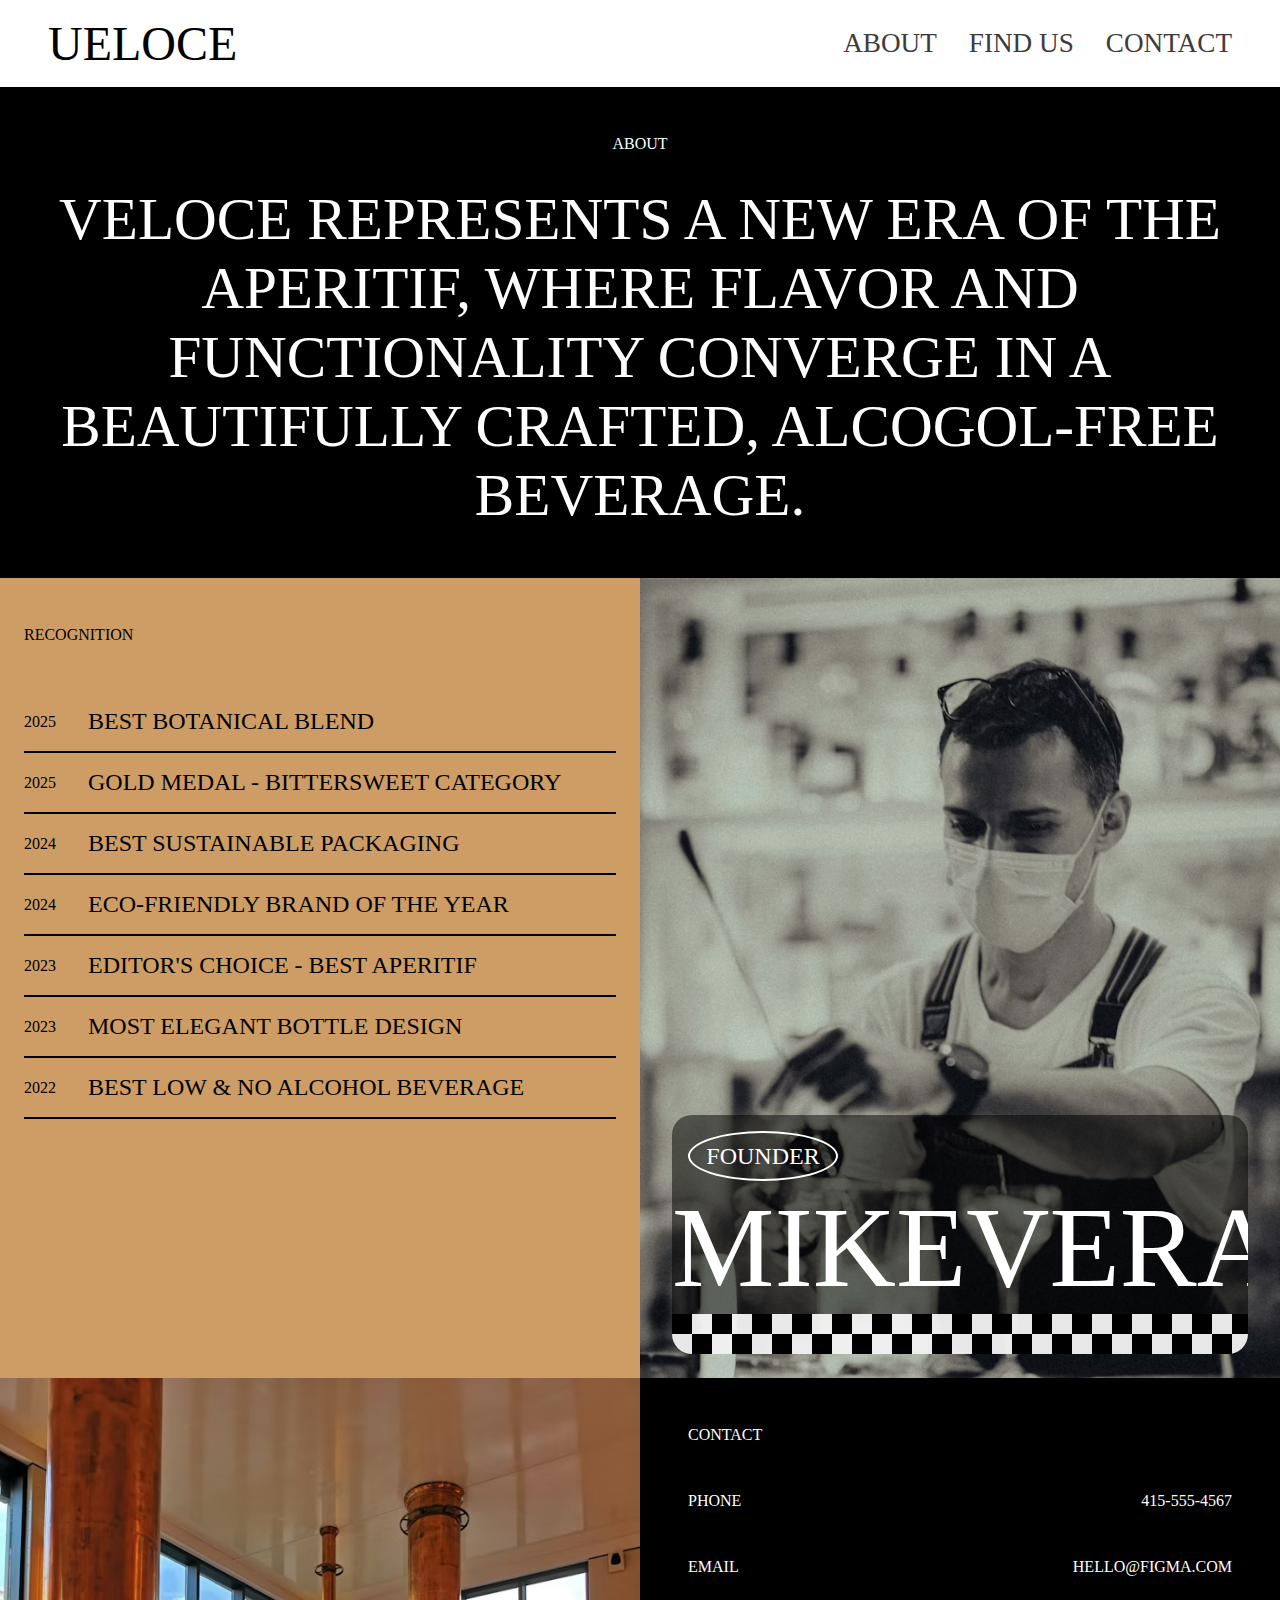
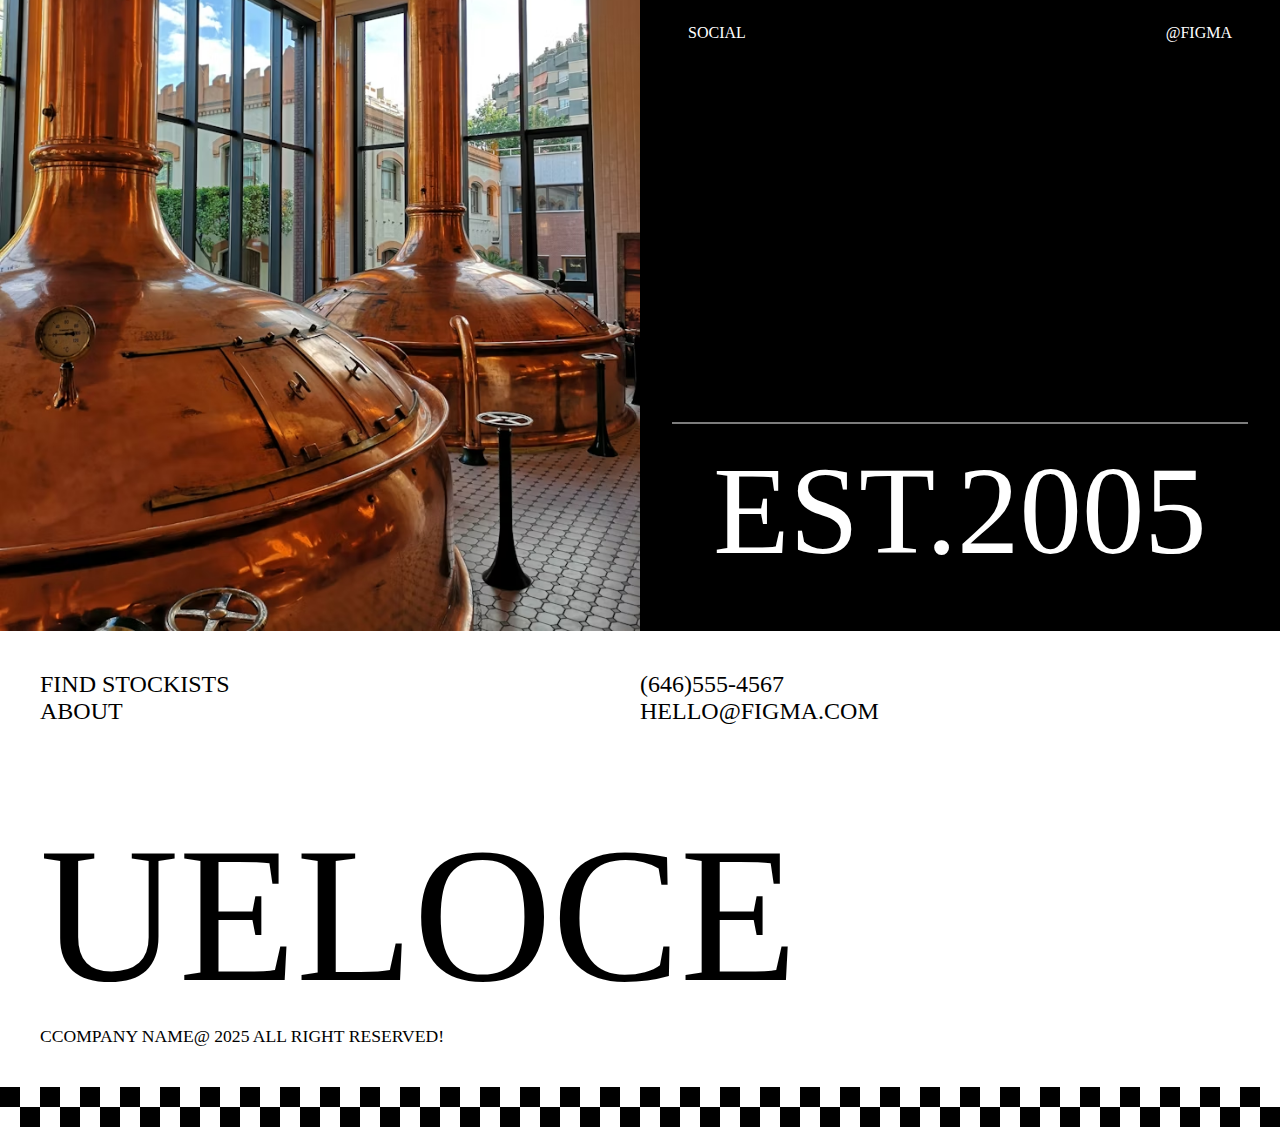
<file: About-page.html>
<!DOCTYPE html>
<html lang="en">

<head>
    <meta charset="UTF-8">
    <meta name="viewport" content="width=device-width, initial-scale=1.0">
    <title>About</title>
    <link rel="shortcut icon" href="/photo/logo2.png" type="image/x-icon">

    <link rel="stylesheet" href="About-page.css">
</head>

<body>
    <header id="about-page-top">
        <div class="head-con">
            <div class="head-wraps">
                <div class="bran-name size2">
                    <a href="index.html" class="fade" style="text-decoration:none;color:black;">Ueloce</a>
                </div>
                <div class="link">
                    <div class="link-btn">
                        <span class="fade" href="#about-page-top">about</span>
                    </div>
                    <div class="link-btn">
                        <a class="fade" href="find-us-page.html">find us</a>
                    </div>
                    <div class="link-btn">
                        <a class="fade" href="contact.html">contact</a>
                    </div>
                </div>
            </div>
        </div>
    </header>

    <main>
        <div class="main-about">
            <div class="about-head">
                about
            </div>
            <div class="about-info">
                veloce represents a new era of the aperitif, where flavor and functionality converge in a beautifully
                crafted, alcogol-free beverage.
            </div>
        </div>
    </main>

    <section>
        <div class="section-wrap1">
            <!-- <div class="wrap1-con"> -->
            <div class="recognition">
                <div class="reco-con">
                    <div class="head">recognition</div>
                    <div class="detail">
                        <div class="year">2025</div>
                        <div class="list">best botanical blend</div>
                    </div>
                    <div class="detail">
                        <div class="year">2025</div>
                        <div class="list">gold medal - bittersweet category</div>
                    </div>
                    <div class="detail">
                        <div class="year">2024</div>
                        <div class="list">best sustainable packaging</div>
                    </div>
                    <div class="detail">
                        <div class="year">2024</div>
                        <div class="list">eco-friendly brand of the year</div>
                    </div>
                    <div class="detail">
                        <div class="year">2023</div>
                        <div class="list">editor's choice - best aperitif</div>
                    </div>
                    <div class="detail">
                        <div class="year">2023</div>
                        <div class="list">most elegant bottle design</div>
                    </div>
                    <div class="detail">
                        <div class="year">2022</div>
                        <div class="list">best low & no alcohol beverage</div>
                    </div>
                </div>
            </div>
            <div class="bg">
                <!-- <img class="bg" src="/photo/barista.avif" alt=""> -->
                <div class="bg-con">
                    <div class="founder">founder</div>
                    <div class="name">mike<br class="hidding">vera</div>
                    <div class="line-brake"></div>
                </div>
            </div>
            <!-- </div> -->
        </div>
        <div class="section-wrap2">
            <div class="img">
                <img src="./photo/machine.avif" alt="">
            </div>
            <div class="est">
                <div class="est-con">
                    <div class="con-detail">
                        <div class="head">contact</div>
                        <div class="info">
                            <div class="text">phone</div>
                            <div class="detail">415-555-4567</div>
                        </div>
                        <div class="info">
                            <div class="text">email</div>
                            <div class="detail">hello@figma.com</div>
                        </div>
                        <div class="info">
                            <div class="text">social</div>
                            <div class="detail">@figma</div>
                        </div>
                    </div>
                    <div class="end">est.2005</div>
                </div>
            </div>
        </div>
    </section>

    <footer>
        <div class="footer-con">
            <div class="more-info-wrap">
                <div class="link">
                    <div class="link-btn"><a href="find-us-page.html" class="size4 fade">find stockists</a></div>
                    <div class="link-btn"><a href="About-page.html" class="size4 fade">about</a></div>
                </div>
                <div class="contact">
                    <p class="size4 ">(646)555-4567</p>
                    <p class="size4 ">hello@figma.com</p>
                </div>
            </div>
            <div class="bran-name">
                <a href="Home-Page.html">Ueloce</a>
            </div>
            <div class="copyright size5">ccompany name@ 2025 all right reserved!</div>
        </div>
        <div class="line-brake"></div>
    </footer>
</body>

</html>
</file>
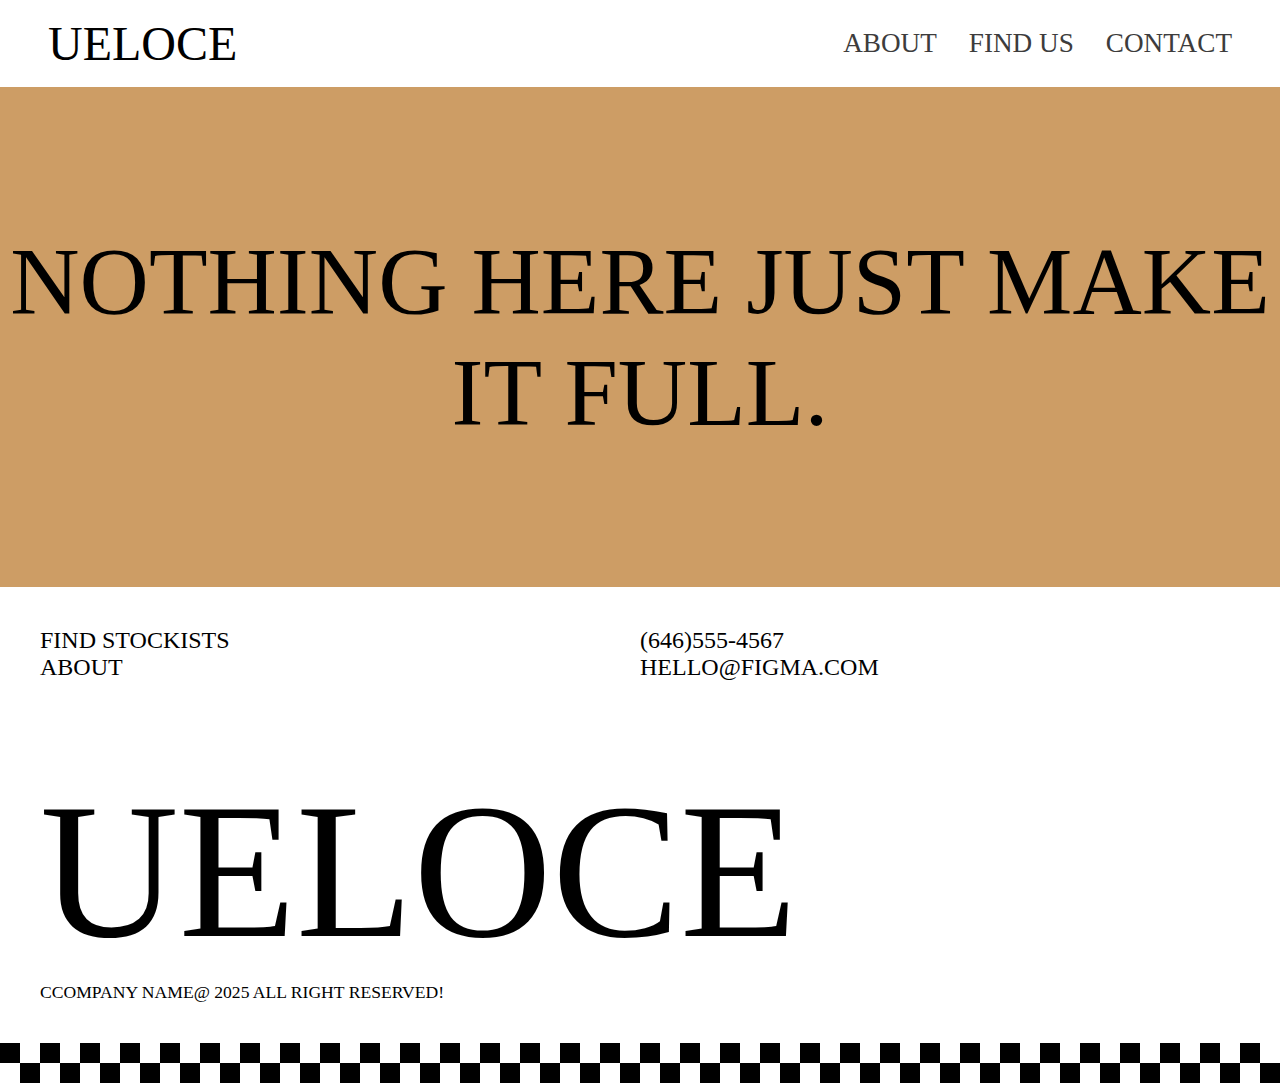
<file: Contact.html>
<!DOCTYPE html>
<html lang="en">

<head>
    <meta charset="UTF-8">
    <meta name="viewport" content="width=device-width, initial-scale=1.0">
    <title>Contact</title>
    <link rel="shortcut icon" href="/photo/logo2.png" type="image/x-icon">

    <link rel="stylesheet" href="find-us.css">
    <style>
        .contact-main {
            background: var(--brown);
            height: 500px;
            display: grid;
            place-items: center;

            p {
                font-size: 6rem;
                text-align: center;
            }
        }

        @media (max-width:799px) {
            .contact-main p {
                font-size: clamp(3rem, 2rem + 10vw, 6rem);
            }
        }
    </style>
</head>

<body>
    <header>
        <div class="head-con">
            <div class="head-wraps">
                <div class="bran-name size2">
                    <a href="index.html" class="fade" style="text-decoration:none;color:black;">Ueloce</a>
                </div>
                <div class="link">
                    <div class="link-btn">
                        <a class="fade" href="About-page.html">about</a>
                    </div>
                    <div class="link-btn">
                        <a class="fade" href="find-us-page.html">find us</a>
                    </div>
                    <div class="link-btn">
                        <span class="fade" href="contact.html">contact</span>
                    </div>
                </div>
            </div>
        </div>
    </header>
    <section>
        <div class="contact-main">
            <p>nothing here just make it full.</p>
        </div>
    </section>
    <footer>
        <div class="footer-con">
            <div class="more-info-wrap">
                <div class="link">
                    <div class="link-btn"><a href="find-us-page.html" class="size4 fade">find stockists</a></div>
                    <div class="link-btn"><a href="About-page.html" class="size4 fade">about</a></div>
                </div>
                <div class="contact">
                    <p class="size4 ">(646)555-4567</p>
                    <p class="size4 ">hello@figma.com</p>
                </div>
            </div>
            <div class="bran-name">
                <a href="Home-Page.html">Ueloce</a>
            </div>
            <div class="copyright size5">ccompany name@ 2025 all right reserved!</div>
        </div>
        <div class="line-brake"></div>
    </footer>
</body>

</html>
</file>
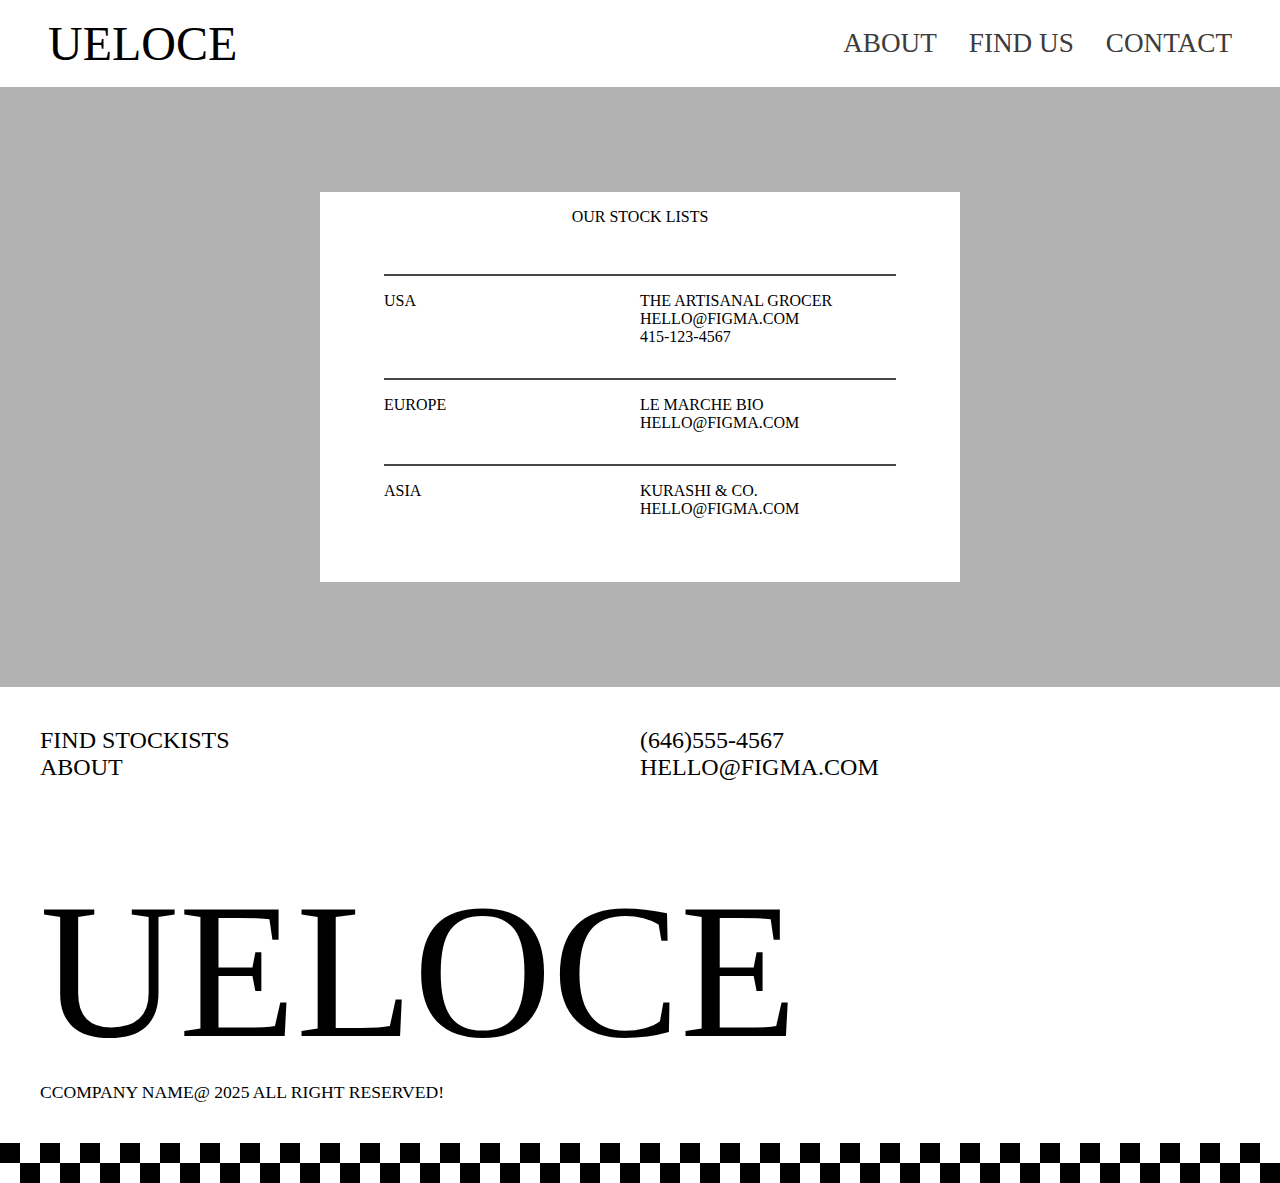
<file: find-us-page.html>
<!DOCTYPE html>
<html lang="en">

<head>
    <meta charset="UTF-8">
    <meta name="viewport" content="width=device-width, initial-scale=1.0">
    <title>FindUs-page</title>
    <link rel="shortcut icon" href="/photo/logo2.png" type="image/x-icon">

    <link rel="stylesheet" href="find-us.css">
</head>

<body>
    <header>
        <div class="head-con">
            <div class="head-wraps">
                <div class="bran-name size2">
                    <a href="index.html" class="fade" style="text-decoration:none;color:black;">Ueloce</a>
                </div>
                <div class="link">
                    <div class="link-btn">
                        <a class="fade" href="About-page.html">about</a>
                    </div>
                    <div class="link-btn">
                        <span class="fade" href="find-us-page.html">find us</span>
                    </div>
                    <div class="link-btn">
                        <a class="fade" href="contact.html">contact</a>
                    </div>
                </div>
            </div>
        </div>
    </header>

    <section>
        <div class="section-con">
            <div class="section-main">
                <div class="head">our stock lists</div>
                <div class="detail-con">
                    <div class="list-wrap">
                        <div class="list-head">usa</div>
                        <div class="list-info">
                            <p>the artisanal grocer</p>
                            <p>hello@figma.com</p>
                            <p>415-123-4567</p>
                        </div>
                    </div>
                    <div class="list-wrap">
                        <div class="list-head">europe</div>
                        <div class="list-info">
                            <p>le marche bio</p>
                            <p>hello@figma.com</p>
                        </div>
                    </div>
                    <div class="list-wrap">
                        <div class="list-head">asia</div>
                        <div class="list-info">
                            <p>kurashi & co.</p>
                            <p>hello@figma.com</p>
                        </div>
                    </div>
                </div>
            </div>
        </div>
        </div>
    </section>

    <footer>
        <div class="footer-con">
            <div class="more-info-wrap">
                <div class="link">
                    <div class="link-btn"><a href="find-us-page.html" class="size4 fade">find stockists</a></div>
                    <div class="link-btn"><a href="About-page.html" class="size4 fade">about</a></div>
                </div>
                <div class="contact">
                    <p class="size4 ">(646)555-4567</p>
                    <p class="size4 ">hello@figma.com</p>
                </div>
            </div>
            <div class="bran-name">
                <a href="index.html">Ueloce</a>
            </div>
            <div class="copyright size5">ccompany name@ 2025 all right reserved!</div>
        </div>
        <div class="line-brake"></div>
    </footer>
</body>

</html>
</file>
<file: About-page.css>
* {
    margin: 0;
    padding: 0;
    box-sizing: border-box;
    font-family: fantasy;
    text-transform: uppercase;
    scroll-behavior: smooth;
}

.fade:hover {
    opacity: .8;
    scale: 1.1;
    transition: ease-in-out .3s;
}

a {
    display: inline-block;
}

html {
    min-width: 320px;
}

body {
    --blue: rgb(31, 65, 255);
    --drakgray: rgb(124, 124, 124);
    --gray: rgb(224, 224, 224);
    --black: #000;
    --white: #fff;
    --brown: rgb(205, 157, 101);
}

.hidding {
    display: none;
}


.small-text {
    font-size: clamp(2rem, .5rem + 4vw, 4rem);
}

.size1 {
    font-size: clamp(2rem, 4rem + 4vw, 8rem);
    font-weight: 100;
    overflow-wrap: break-word;
}

.size2 {
    font-size: clamp(1.5rem, 1rem + 4vw, 3rem);
    font-weight: 100;
}

.size3 {
    font-size: clamp(1.2rem, 1rem + 1.5vw, 3rem);
    font-weight: 100;
}

.size4 {
    font-size: clamp(0.8rem, 0.5rem + 2vw, 1.5rem);
    font-weight: 100;
}

.size5 {
    font-size: clamp(0.8rem, 0.5rem + 2vw, 1.1rem);
    font-weight: 100;
}

.line-brake {
    width: 100%;
    background: repeating-linear-gradient(to right, black 0 20px, rgba(255, 255, 255, 0.9) 20px 40px);
    height: 20px;
    position: relative;
}

.line-brake::after {
    content: '';
    width: 100%;
    height: 20px;
    background: repeating-linear-gradient(to right, rgba(255, 255, 255, 0.9) 0 20px, black 20px 40px);
    position: absolute;
    top: 20px;
}

header {
    background: white;
    padding: 1rem 3rem;

    .head-con {
        .head-wraps {
            display: flex;
            align-items: center;
            justify-content: space-between;

            .link {
                display: flex;
                gap: 2rem;

                .link-btn a,
                .link-btn span {
                    color: rgb(61, 60, 60);
                    text-decoration: none;
                    font-size: clamp(1.2rem, .5rem + 1.5vw, 3rem);
                    font-weight: 100;
                }
            }
        }
    }
}

main {
    .main-about {
        background: black;
        color: white;
        padding: 3rem;
        text-align: center;
        font-weight: 100;

        .about-head {
            font-size: 1rem;
        }

        .about-info {
            margin-top: 2rem;
            font-size: clamp(2rem, .5rem + 4vw, 4rem);
        }
    }
}

section {
    .section-wrap1 {
        display: flex;
        max-height: 800px;
        width: 100%;
        overflow: hidden;


        .recognition {
            flex: 5;
            /* display: flex; */
            background: var(--brown);

            .reco-con {
                padding: 0rem 1.5rem 8rem 1.5rem;

                .head {
                    margin: 3rem 0;
                }

                .detail {
                    display: flex;
                    align-items: center;
                    border-bottom: 2px solid var(--black);

                    .list {
                        margin-left: 2rem;
                        font-size: clamp(0.8rem, 0.5rem + 2vw, 1.5rem);
                        padding: 1rem 0;
                    }
                }
            }

        }

        .bg {
            flex: 5;
            background-image: url('./photo/barista.avif');
            height: auto;
            min-height: 600px;
            width: 100%;
            background-size: cover;
            position: relative;
            aspect-ratio: 9/16;
            background-repeat: no-repeat;

            .bg-con {
                padding: 1rem 0 20px 0;
                position: absolute;
                background: rgba(0, 0, 0, 0.5);
                border-radius: 20px;
                left: 50%;
                translate: -50%;
                bottom: 3%;
                color: white;
                min-width: 300px;
                width: 90%;
                overflow: hidden;

                .founder {
                    display: grid;
                    place-items: center;
                    border: 2px solid white;
                    width: 150px;
                    height: 50px;
                    border-radius: 50%;
                    font-size: 1.5rem;
                    font-weight: 100;
                    margin-left: 1rem;
                }

                .name {
                    font-size: 9vw;
                    text-align: center;
                }
            }
        }

    }

    .section-wrap2 {
        display: flex;

        .img {
            flex: 5;
            /* background-image: linear-gradient(rgba(0, 0, 0, 0.4)); */
            /* max-height: 800px;
            overflow: hidden; */

            img {
                width: 100%;
                height: auto;
                display: block;
                object-fit: cover;
            }
        }

        .est {
            flex: 5;
            background: black;
            color: white;

            .est-con {
                padding: 2rem;
                display: flex;
                flex-direction: column;
                height: 100%;

                .con-detail {
                    padding: 1rem;

                    .info {
                        margin-top: 3rem;
                        display: flex;
                        justify-content: space-between;
                    }

                }

                .end {
                    padding: 1rem;
                    font-size: clamp(3.5rem, 3rem + 6vw, 8rem);
                    border-top: 2px solid var(--drakgray);
                    text-align: center;
                    margin-top: auto;
                }
            }
        }
    }
}

footer {
    background: var(--white);
    padding-bottom: 20px;

    .footer-con {
        padding: clamp(1rem, 1.5rem + 2vw, 2.5rem);

        .more-info-wrap {
            display: flex;

            .link {
                flex: 5;

                a {
                    text-decoration: none;
                    color: black;
                }
            }

            .contact {
                flex: 5;
            }
        }

        .bran-name {
            margin-top: 5rem;

            a {
                font-size: clamp(5rem, 4rem + 12vw, 12rem);
                text-decoration: none;
                color: black;
            }
        }
    }
}

@media (max-width:1279px) {
    section {
        .section-wrap1 {
            flex-direction: column-reverse;

            .recognition {
                flex: 0;
            }

            .bg {
                flex: 0;
                height: 800px;

                .bg-con {
                    .founder {
                        margin: 0 auto;
                        font-size: 1rem;
                        width: 120px;
                        height: 40px;
                    }
                }
            }
        }

        .section-wrap2 {
            flex-direction: column;

            .est {
                .est-con {
                    min-height: 760px;
                    height: auto;

                    .end {
                        text-align: left;
                    }
                }
            }
        }
    }

    footer {
        .footer-con {
            text-align: center;

            .more-info-wrap {
                display: block;

                .contact {
                    margin-top: 2rem;
                }
            }
        }
    }
}

@media (max-width:799px) {
    header {
        .head-con {
            .head-wraps {
                .link {
                    display: block;

                    .link-btn a {
                        font-size: .9rem;
                    }
                }
            }
        }
    }

    section {
        .section-wrap1 {
            .bg {
                .bg-con {
                    width: 50%;

                    .hidding {
                        display: block;
                    }
                }
            }
        }
    }

    footer {
        .footer-con {

            .size5,
            .size4 {
                font-size: .8rem;
            }

            .bran-name a {
                font-size: 5rem;
            }
        }
    }
}
</file>
<file: find-us.css>
* {
    margin: 0;
    padding: 0;
    box-sizing: border-box;
    font-family: fantasy;
    text-transform: uppercase;
    scroll-behavior: smooth;

}

.fade:hover {
    opacity: .8;
    scale: 1.1;
    transition: ease-in-out .3s;
}

div,
p {
    font-weight: 100;
}

a {
    display: inline-block;
}

html {
    min-width: 320px;
}

body {
    --blue: rgb(31, 65, 255);
    --drakgray: rgb(124, 124, 124);
    --gray: rgb(224, 224, 224);
    --black: #000;
    --white: #fff;
    --brown: rgb(205, 157, 101);
}

.hidding {
    display: none;
}


.small-text {
    font-size: clamp(2rem, .5rem + 4vw, 4rem);
}

.size1 {
    font-size: clamp(2rem, 4rem + 4vw, 8rem);
    font-weight: 100;
    overflow-wrap: break-word;
}

.size2 {
    font-size: clamp(1.5rem, 1rem + 4vw, 3rem);
    font-weight: 100;
}

.size3 {
    font-size: clamp(1.2rem, 1rem + 1.5vw, 3rem);
    font-weight: 100;
}

.size4 {
    font-size: clamp(0.8rem, 0.5rem + 2vw, 1.5rem);
    font-weight: 100;
}

.size5 {
    font-size: clamp(0.8rem, 0.5rem + 2vw, 1.1rem);
    font-weight: 100;
}

.line-brake {
    width: 100%;
    background: repeating-linear-gradient(to right, black 0 20px, rgba(255, 255, 255, 0.9) 20px 40px);
    height: 20px;
    position: relative;
}

.line-brake::after {
    content: '';
    width: 100%;
    height: 20px;
    background: repeating-linear-gradient(to right, rgba(255, 255, 255, 0.9) 0 20px, black 20px 40px);
    position: absolute;
    top: 20px;
}

header {
    background: white;
    padding: 1rem 3rem;

    .head-con {
        .head-wraps {
            display: flex;
            align-items: center;
            justify-content: space-between;

            .link {
                display: flex;
                gap: 2rem;

                .link-btn a,
                .link-btn span {
                    color: rgb(61, 60, 60);
                    text-decoration: none;
                    font-size: clamp(1.2rem, .5rem + 1.5vw, 3rem);
                    font-weight: 100;
                }
            }
        }
    }
}

section {
    .section-con {
        background-image: linear-gradient(rgba(0, 0, 0, 0.3)), url('https://plus.unsplash.com/premium_photo-1763365486368-f02bedc6509d?w=500&auto=format&fit=crop&q=60&ixlib=rb-4.1.0&ixid=M3wxMjA3fDB8MHxwaG90by1yZWxhdGVkfDMwfHx8ZW58MHx8fHx8');
        height: 600px;
        display: block;
        background-size: cover;
        background-position: center;
        background-repeat: no-repeat;
        display: grid;
        place-items: center;

        .section-main {
            background: rgb(255, 255, 255);
            width: 50%;
            margin: 0 auto;
            padding: 1rem 4rem 2rem 4rem;

            .head {
                text-align: center;
            }

            .detail-con {
                margin-top: 3rem;

                .list-wrap {
                    display: flex;
                    padding: 1rem 0 2rem 0;
                    border-top: 2px solid rgb(73, 72, 72);

                    .list-head {
                        flex: 5;
                    }

                    .list-info {
                        flex: 5;
                    }
                }
            }
        }
    }
}

footer {
    background: var(--white);
    padding-bottom: 20px;

    .footer-con {
        padding: clamp(1rem, 1.5rem + 2vw, 2.5rem);

        .more-info-wrap {
            display: flex;

            .link {
                flex: 5;

                a {
                    text-decoration: none;
                    color: black;
                }
            }

            .contact {
                flex: 5;
            }
        }

        .bran-name {
            margin-top: 5rem;

            a {
                font-size: clamp(5rem, 4rem + 12vw, 12rem);
                text-decoration: none;
                color: black;
            }
        }
    }
}

@media (max-width:1279px) {
    section {
        .section-con {
            .section-main {
                width: 90%;
            }
        }
    }

    footer {
        .footer-con {
            text-align: center;

            .more-info-wrap {
                display: block;

                .contact {
                    margin-top: 2rem;
                }
            }
        }
    }
}

@media (max-width:799px) {
    header {
        .head-con {
            .head-wraps {
                .link {
                    display: block;

                    .link-btn a {
                        font-size: .9rem;
                    }
                }
            }
        }
    }

    section {
        .section-con {
            .section-main {
                padding: 1rem;
            }
        }
    }

    footer {
        .footer-con {

            .size5,
            .size4 {
                font-size: .8rem;
            }

            .bran-name a {
                font-size: 5rem;
            }
        }
    }
}
</file>
